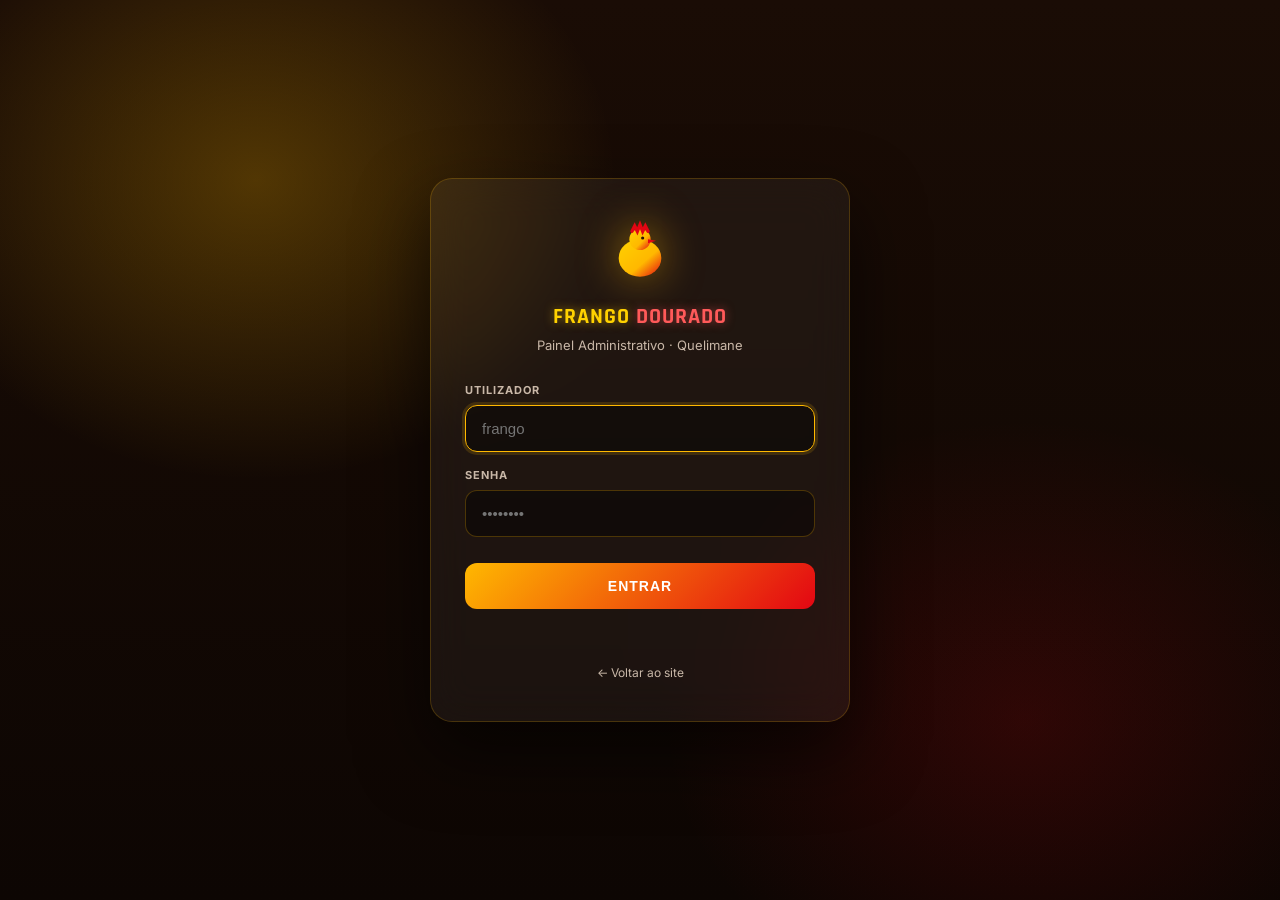
<file: login.html>
<!DOCTYPE html>
<html lang="pt">
<head>
<meta charset="UTF-8"/>
<meta name="viewport" content="width=device-width, initial-scale=1.0"/>
<title>Login — Frango Dourado</title>
<link href="https://fonts.googleapis.com/css2?family=Inter:wght@400;500;600;700;800&family=Rajdhani:wght@600;700&display=swap" rel="stylesheet">
<link rel="stylesheet" href="css/login.css"/>
</head>
<body>
<div class="login-screen">
  <div class="login-box">
    <div class="login-logo">
      <svg viewBox="0 0 60 50">
        <defs>
          <linearGradient id="lgF" x1="0" y1="0" x2="1" y2="1">
            <stop offset="0%" stop-color="#FFD200"/>
            <stop offset="60%" stop-color="#FFB800"/>
            <stop offset="100%" stop-color="#E30613"/>
          </linearGradient>
        </defs>
        <ellipse cx="30" cy="28" rx="16" ry="14" fill="url(#lgF)"/>
        <circle cx="30" cy="14" r="8" fill="url(#lgF)"/>
        <path d="M24 8 L26 4 L28 8 L30 3 L32 8 L34 4 L36 8" stroke="#E30613" stroke-width="2.5" fill="none" stroke-linecap="round"/>
        <path d="M36 14 L42 15 L36 17 Z" fill="#E30613"/>
        <circle cx="32" cy="13" r="1.2" fill="#2A1408"/>
      </svg>
    </div>
    <h1><span class="dourado">FRANGO</span> <span class="vermelho">DOURADO</span></h1>
    <p class="login-sub">Painel Administrativo · Quelimane</p>

    <form id="loginForm" autocomplete="off">
      <div class="field">
        <label>Utilizador</label>
        <input type="text" id="loginUser" placeholder="frango" autofocus/>
      </div>
      <div class="field">
        <label>Senha</label>
        <input type="password" id="loginPass" placeholder="••••••••"/>
      </div>
      <button type="submit" class="btn-login">ENTRAR</button>
      <p class="login-error" id="loginError"></p>
    </form>

    <a href="index.html" class="back-link">← Voltar ao site</a>
  </div>
</div>

<script src="js/config.js"></script>
<script src="js/login.js"></script>
</body>
</html>
</file>
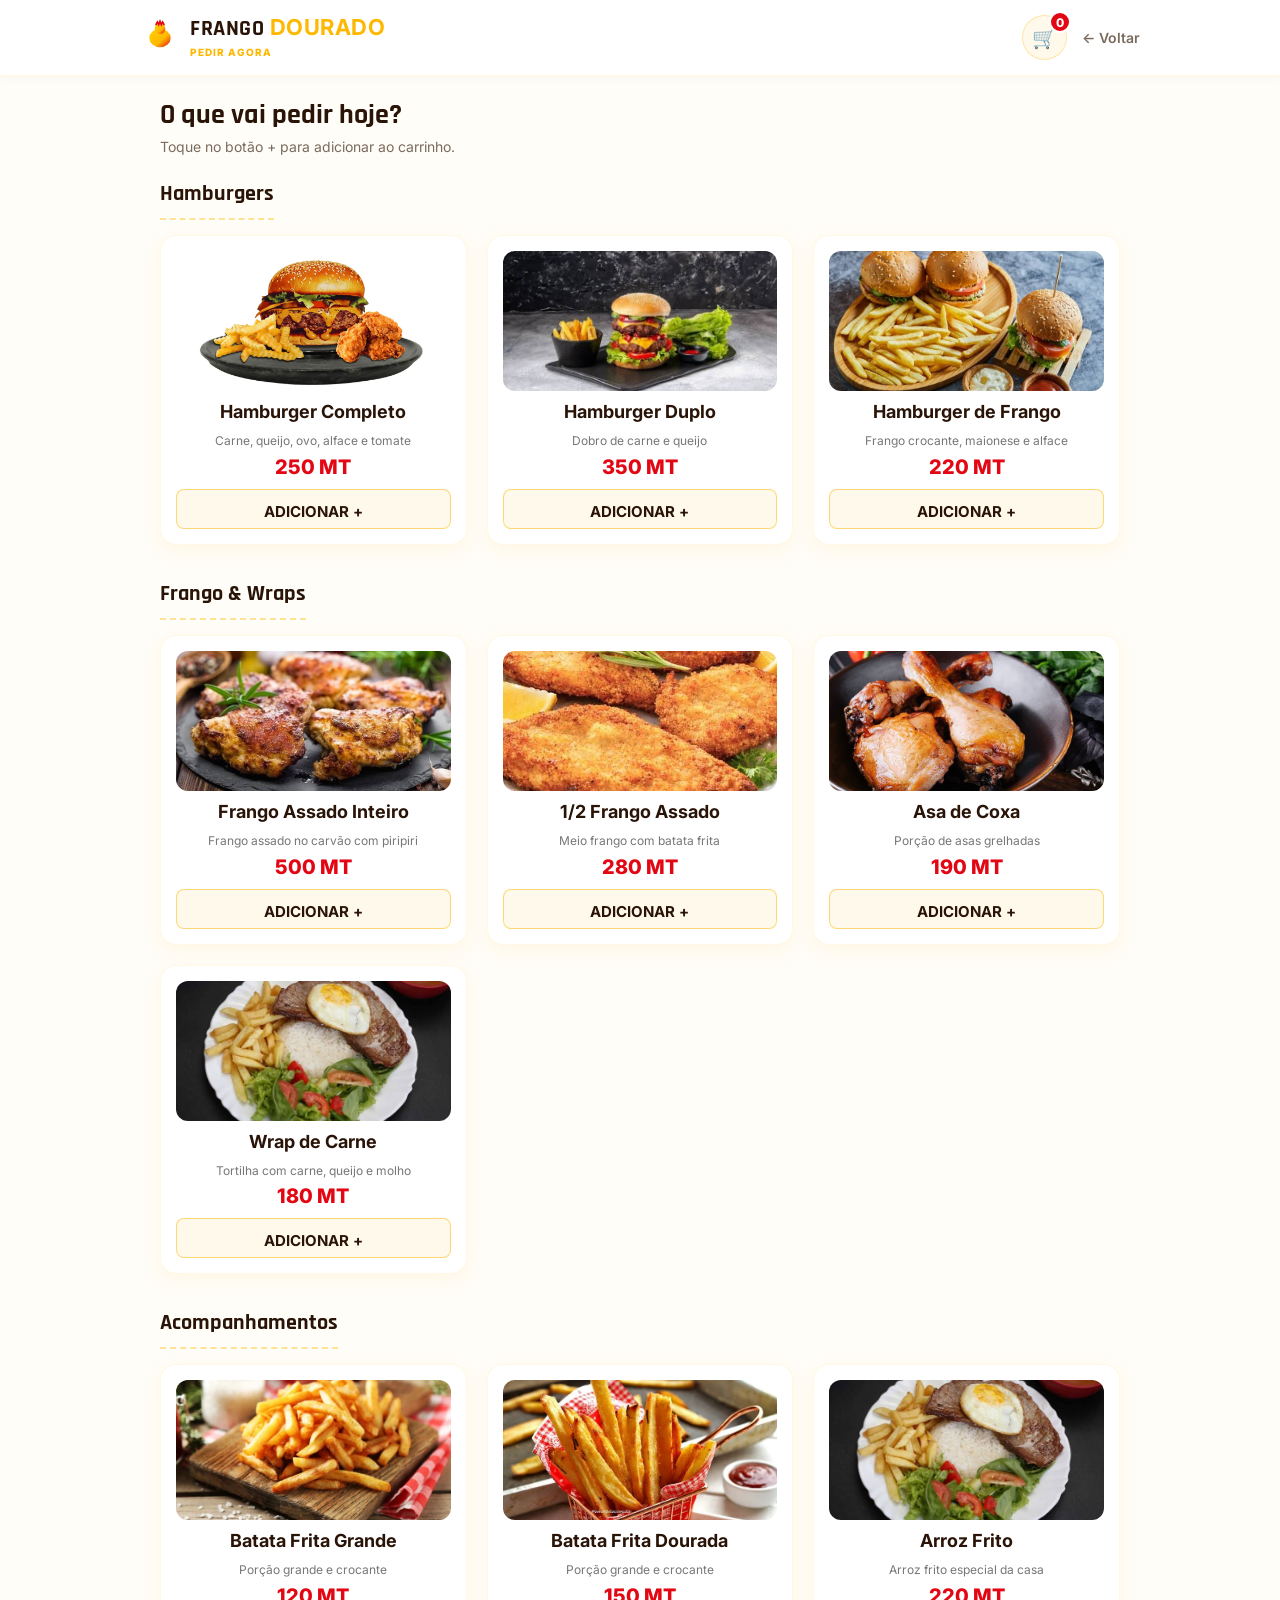
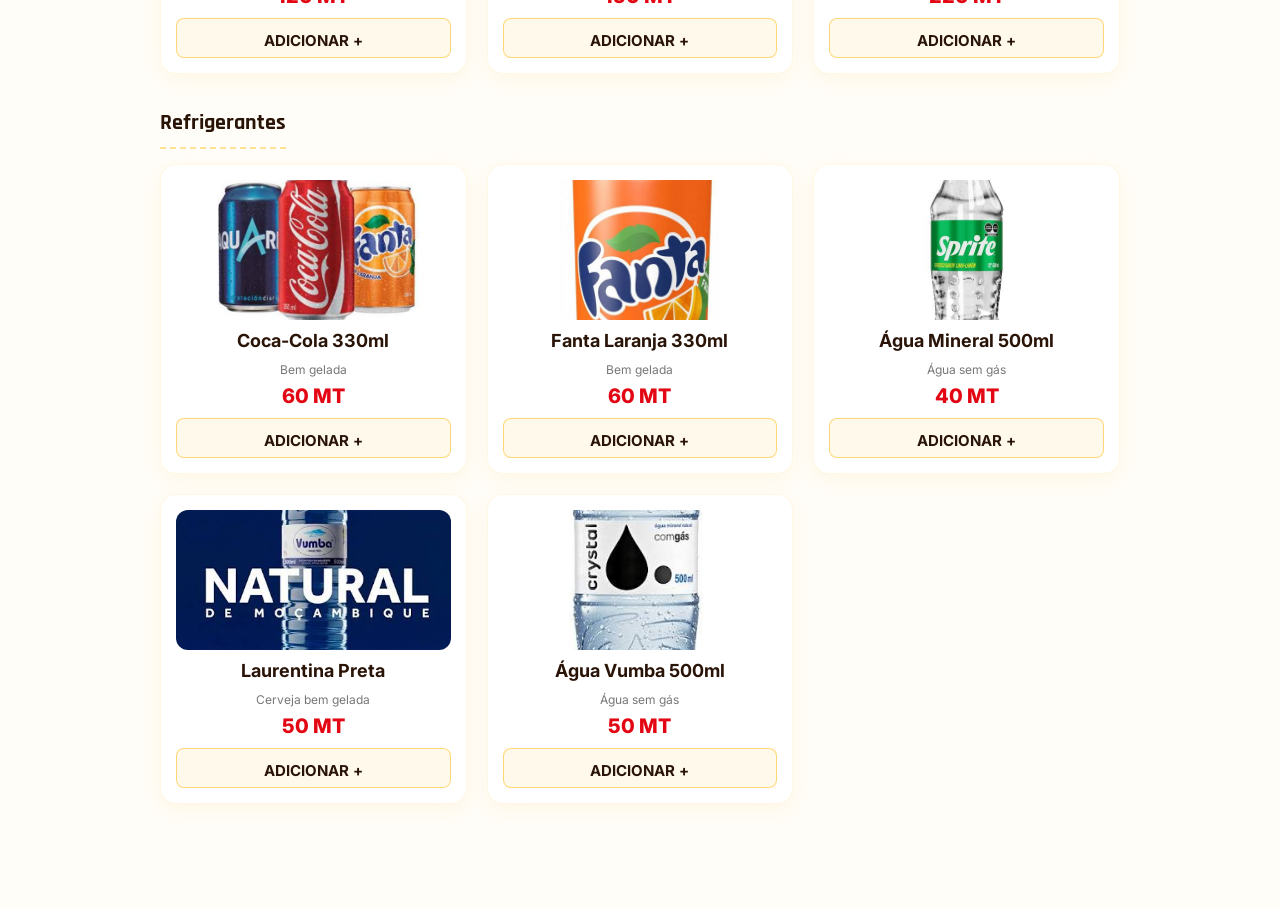
<file: pedido.html>
<!DOCTYPE html>
<html lang="pt">
<head>
<meta charset="UTF-8"/>
<meta name="viewport" content="width=device-width, initial-scale=1.0, maximum-scale=1.0, user-scalable=no, viewport-fit=cover"/>
<title>Pedir — Frango Dourado</title>
<link rel="stylesheet" href="css/pedido.css"/>
</head>
<body>

<header class="pd-header">
  <div class="pd-inner">
    <a href="index.html" class="pd-brand">
      <div class="pd-logo">
        <svg viewBox="0 0 60 50">
          <defs>
            <linearGradient id="frangoGradPed" x1="0" y1="0" x2="1" y2="1">
              <stop offset="0%" stop-color="#FFD200"/>
              <stop offset="60%" stop-color="#FFB800"/>
              <stop offset="100%" stop-color="#E30613"/>
            </linearGradient>
          </defs>
          <ellipse cx="30" cy="28" rx="16" ry="14" fill="url(#frangoGradPed)"/>
          <circle cx="30" cy="14" r="8" fill="url(#frangoGradPed)"/>
          <path d="M24 8 L26 4 L28 8 L30 3 L32 8 L34 4 L36 8" stroke="#E30613" stroke-width="2.5" fill="none" stroke-linecap="round"/>
        </svg>
      </div>
     <div class="pd-brand-text">
  <b>FRANGO <span style="color: #FFB800;">DOURADO</span></b>
  <small>PEDIR AGORA</small>
</div>
    </a>

    <div class="pd-header-actions">
      <button class="pd-cart-btn" id="pdCartBtn">
        🛒 <span class="pd-cart-badge" id="pdCartBadge">0</span>
      </button>
      <a href="index.html" class="pd-voltar">← Voltar</a>
    </div>
  </div>
</header>

<main class="pd-main">
  <div class="pd-titulo">
    <h1>O que vai pedir hoje?</h1>
    <p>Toque no botão + para adicionar ao carrinho.</p>
  </div>

  <!-- CATEGORIAS (OS IDs AQUI SÃO CRUCIAIS) -->
  <section class="pd-section">
    <h2>Hamburgers</h2>
    <div class="pd-menu-grid" id="pdCatHamburgers"></div>
  </section>

  <section class="pd-section">
    <h2> Frango & Wraps</h2>
    <div class="pd-menu-grid" id="pdCatFrango"></div>
  </section>

  <section class="pd-section">
    <h2> Acompanhamentos</h2>
    <div class="pd-menu-grid" id="pdCatAcompanhamentos"></div>
  </section>

  <section class="pd-section">
    <h2> Refrigerantes</h2>
    <div class="pd-menu-grid" id="pdCatRefrigerantes"></div>
  </section>
</main>

<!-- O MINI CARRINHO LATERAL -->
<div class="pd-cart-overlay" id="pdCartOverlay"></div>
<aside class="pd-cart-drawer" id="pdCartDrawer">
  <div class="pd-cart-head">
    <h2>O seu carrinho</h2>
    <button class="pd-cart-close" id="pdCartClose">✕</button>
  </div>
  <div class="pd-cart-body" id="pdCartBody"></div>
  <div class="pd-cart-foot">
    <div class="pd-cart-total">
      <span>Subtotal</span>
      <b id="pdCartTotal">0 MT</b>
    </div>
    <button class="pd-cart-checkout" id="pdCartCheckout" disabled>CONTINUAR →</button>
  </div>
</aside>

<script src="js/config.js"></script>
<script src="js/pedido.js"></script>
</body>
</html>
</file>
<file: css/login.css>
*{box-sizing:border-box;margin:0;padding:0}
body{
  font-family:'Inter',sans-serif;
  min-height:100vh;
  background:
    radial-gradient(600px 500px at 20% 20%,rgba(255,184,0,.25),transparent 60%),
    radial-gradient(600px 500px at 80% 80%,rgba(227,6,19,.15),transparent 60%),
    linear-gradient(180deg,#1A0C05,#0D0603);
  color:#fff;
}
.login-screen{min-height:100vh;display:flex;align-items:center;justify-content:center;padding:20px}
.login-box{
  width:min(420px,100%);padding:40px 34px;border-radius:22px;
  background:rgba(255,255,255,.05);border:1px solid rgba(255,184,0,.2);
  backdrop-filter:blur(20px);box-shadow:0 30px 70px rgba(0,0,0,.6);
  text-align:center;animation:appear .5s ease;
}
@keyframes appear{from{opacity:0;transform:translateY(20px)}to{opacity:1;transform:translateY(0)}}

.login-logo{width:80px;height:70px;margin:0 auto 14px;filter:drop-shadow(0 0 20px rgba(255,184,0,.5))}
.login-logo svg{width:100%;height:100%}

.login-box h1{font-family:'Rajdhani',sans-serif;font-size:22px;letter-spacing:1px;margin-bottom:6px;font-weight:800}
.dourado{color:#FFD200;text-shadow:0 0 10px rgba(255,210,0,.5)}
.vermelho{color:#FF5A5A;text-shadow:0 0 10px rgba(255,90,90,.5)}
.login-sub{color:#C9B8A8;font-size:13px;margin-bottom:30px}

.field{text-align:left;margin-bottom:16px}
.field label{display:block;font-size:11px;letter-spacing:1px;color:#C9B8A8;margin-bottom:8px;text-transform:uppercase;font-weight:700}
.field input{
  width:100%;padding:14px 16px;border-radius:12px;
  background:rgba(0,0,0,.4);border:1px solid rgba(255,184,0,.25);
  color:#fff;outline:none;font-size:15px;transition:.2s;
}
.field input:focus{border-color:#FFB800;box-shadow:0 0 0 3px rgba(255,184,0,.15)}

.btn-login{
  width:100%;padding:15px;border-radius:12px;font-weight:700;
  background:linear-gradient(135deg,#FFB800,#E30613);color:#fff;
  letter-spacing:1px;transition:.2s;margin-top:10px;font-size:14px;
  border:none;cursor:pointer;
}
.btn-login:hover{transform:translateY(-2px);box-shadow:0 12px 28px rgba(255,184,0,.45)}

.login-error{color:#FF5A5A;font-size:13px;margin-top:14px;min-height:18px;font-weight:600}
.back-link{display:inline-block;margin-top:24px;font-size:12px;color:#C9B8A8;text-decoration:none;transition:.2s}
.back-link:hover{color:#FFB800}
</file>
<file: css/pedido.css>
@import url('https://fonts.googleapis.com/css2?family=Inter:wght@400;500;600;700&family=Rajdhani:wght@700&display=swap');

:root {
  --cor-primaria: #E30613; /* Vermelho Frango */
  --cor-dourado: #FFB800; /* Dourado */
  --cor-dourado-claro: #FFF9EC; /* Fundo Dourado bem suave */
  --cor-texto: #2A1408; /* Marrom escuro para leitura */
  --cor-texto-leve: #7A6B5D;
  --fundo-site: #FFFDF8; /* Fundo geral creme */
  --fundo-card: #FFFFFF;
  --sombra-card: 0 6px 20px rgba(255, 184, 0, 0.08); /* Sombra levemente dourada */
  --radius-card: 16px;
}

* { box-sizing: border-box; margin: 0; padding: 0; font-family: 'Inter', sans-serif; -webkit-tap-highlight-color: transparent; }
body { background: var(--fundo-site); color: var(--cor-texto); padding-bottom: 50px; }

/* HEADER */
.pd-header { background: var(--fundo-card); padding: 15px 20px; position: sticky; top: 0; z-index: 100; box-shadow: 0 2px 10px rgba(0,0,0,0.03); border-bottom: 2px solid var(--cor-dourado-claro); }
.pd-inner { max-width: 1000px; margin: 0 auto; display: flex; justify-content: space-between; align-items: center; }
.pd-brand { display: flex; align-items: center; gap: 10px; text-decoration: none; color: inherit; }
.pd-logo svg { width: 40px; height: 40px; }
.pd-brand-text b { font-family: 'Rajdhani', sans-serif; font-size: 22px; font-weight: 700; color: var(--cor-texto); letter-spacing: 0.5px; display: block; line-height: 1; }
.pd-brand-text b span { color: var(--cor-primaria); }
.pd-brand-text small { font-size: 10px; color: var(--cor-dourado); font-weight: 800; letter-spacing: 1px; }
.pd-header-actions { display: flex; align-items: center; gap: 15px; }

/* Botão do Carrinho */
.pd-cart-btn { background: var(--cor-dourado-claro); border: 1px solid rgba(255, 184, 0, 0.3); width: 45px; height: 45px; border-radius: 50%; font-size: 20px; cursor: pointer; position: relative; display: flex; align-items: center; justify-content: center; transition: 0.2s; color: var(--cor-texto); }
.pd-cart-badge { position: absolute; top: -5px; right: -5px; background: var(--cor-primaria); color: white; font-size: 12px; font-weight: 800; width: 22px; height: 22px; border-radius: 50%; display: flex; align-items: center; justify-content: center; border: 2px solid white; }
.pd-voltar { font-size: 14px; font-weight: 600; color: var(--cor-texto-leve); text-decoration: none; }

/* MAIN */
.pd-main { max-width: 1000px; margin: 0 auto; padding: 20px; }
.pd-titulo h1 { font-family: 'Rajdhani', sans-serif; font-size: 28px; color: var(--cor-texto); margin-bottom: 5px; }
.pd-titulo p { color: var(--cor-texto-leve); font-size: 14px; margin-bottom: 25px; }

/* CATEGORIAS */
.pd-section { margin-bottom: 35px; }
.pd-section h2 { font-family: 'Rajdhani', sans-serif; font-size: 22px; color: var(--cor-texto); margin-bottom: 15px; border-bottom: 2px dashed rgba(255, 184, 0, 0.4); padding-bottom: 10px; display: inline-block; }

/* GRID RESPONSIVO */
.pd-menu-grid { 
  display: grid; 
  grid-template-columns: repeat(auto-fill, minmax(260px, 1fr)); 
  gap: 20px; 
}

/* O cartão inteiro do produto */
.pd-menu-item {
  background: var(--fundo-card);
  border-radius: var(--radius-card);
  padding: 15px;
  box-shadow: var(--sombra-card);
  border: 1px solid rgba(255, 184, 0, 0.1);
  display: flex; flex-direction: column;
  /* ⭐ ADICIONA ESTA LINHA AQUI: */
  transition: transform 0.1s ease; 
}

/* O efeito de clique no cartão inteiro */
.pd-menu-item:active {
  transform: scale(0.96); /* Encolhe 4% */
}

/* ⭐ O EFEITO DE CLIQUE DIRETO NA IMAGEM */
.pd-menu-item img {
  transition: transform 0.1s ease;
}

.pd-menu-item img:active {
  transform: scale(0.92); /* A imagem encolhe um pouco mais para dar aquele efeito do clique */
  filter: brightness(0.9); /* Dá uma leve escurecida, como se a luz baixasse */
}

.pd-mi-info { text-align: center; flex-grow: 1; display: flex; flex-direction: column; }
.pd-mi-info b { font-size: 18px; color: var(--cor-texto); margin-bottom: 6px; }
.pd-mi-info small { font-size: 13px; color: var(--cor-texto-leve); margin-bottom: 15px; line-height: 1.4; }
.pd-mi-preco { font-size: 20px; color: var(--cor-primaria); font-weight: 800; margin-top: auto; }

/* BOTÃO ADICIONAR RESPONSIVO */
.pd-mi-btn { 
  width: 100%; 
  background: var(--cor-dourado-claro); 
  color: var(--cor-texto); 
  border: 1px solid rgba(255, 184, 0, 0.5); 
  padding: 12px; 
  border-radius: 10px; 
  font-size: 15px; 
  font-weight: 700; 
  cursor: pointer; 
  margin-top: 15px; 
  transition: 0.2s; 
}
.pd-mi-btn:hover { background: var(--cor-dourado); color: var(--cor-texto); }
.pd-mi-btn:active { transform: scale(0.96); }

/* CARRINHO LATERAL */
.pd-cart-overlay { display: none; position: fixed; inset: 0; background: rgba(0,0,0,0.5); backdrop-filter: blur(3px); z-index: 200; }
.pd-cart-overlay.active { display: block; }
.pd-cart-drawer { position: fixed; top: 0; right: -100%; width: 100%; max-width: 400px; height: 100vh; background: var(--fundo-card); z-index: 201; display: flex; flex-direction: column; transition: right 0.3s ease; box-shadow: -5px 0 25px rgba(0,0,0,0.1); }
.pd-cart-drawer.open { right: 0; }
.pd-cart-head { padding: 20px; border-bottom: 1px solid var(--cor-dourado-claro); display: flex; justify-content: space-between; align-items: center; }
.pd-cart-head h2 { font-family: 'Rajdhani', sans-serif; font-size: 22px; }
.pd-cart-close { background: var(--cor-dourado-claro); border: none; width: 35px; height: 35px; border-radius: 50%; font-size: 16px; cursor: pointer; }
.pd-cart-body { flex: 1; overflow-y: auto; padding: 20px; }

.pd-cart-item { display: flex; align-items: center; gap: 15px; padding: 15px 0; border-bottom: 1px solid #eee; }
.pd-cart-item-icon { font-size: 30px; width: 50px; height: 50px; background: var(--cor-dourado-claro); border-radius: 12px; display: flex; align-items: center; justify-content: center; }
.pd-cart-item-info { flex: 1; }
.pd-cart-item-info b { font-size: 15px; display: block; margin-bottom: 3px; }
.pd-cart-item-info small { font-size: 13px; color: var(--cor-primaria); font-weight: 700; }
.pd-cart-item-qty { display: flex; align-items: center; gap: 10px; background: #f8f8f8; padding: 5px; border-radius: 20px; }
.pd-cart-item-qty button { width: 28px; height: 28px; border-radius: 50%; border: none; background: white; font-weight: 700; cursor: pointer; box-shadow: 0 2px 5px rgba(0,0,0,0.1); }
.pd-cart-item-qty span { font-weight: 700; font-size: 14px; min-width: 15px; text-align: center; }

.pd-cart-foot { 
  padding: 20px; 
  border-top: 1px solid #eee; 
  background: var(--fundo-card); 
  padding-bottom: calc(20px + env(safe-area-inset-bottom)); /* Protege a barra do iPhone/Android */
  position: sticky;
  bottom: 0;
  z-index: 10;
}
.pd-cart-total { display: flex; justify-content: space-between; align-items: center; margin-bottom: 20px; }
.pd-cart-total span { font-size: 16px; color: var(--cor-texto-leve); font-weight: 600; }
.pd-cart-total b { font-family: 'Rajdhani', sans-serif; font-size: 28px; color: var(--cor-primaria); }
.pd-cart-checkout { 
  display: block; 
  width: 100%; 
  background: var(--cor-primaria); 
  color: white; 
  text-align: center; 
  padding: 16px; /* Ajustei de 18px para 16px */
  border-radius: 14px; 
  font-weight: 800; 
  font-size: 16px; 
  text-decoration: none; 
  border: none; 
  cursor: pointer; 
  box-shadow: 0 4px 15px rgba(227, 6, 19, 0.3); 
  margin-bottom: 5px; /* Dá um pequeno espaço no fundo */
}
.pd-cart-checkout:disabled { 
  background: #ccc; 
  box-shadow: none; 
  cursor: not-allowed; 
}
/* ==========================================
   ANIMAÇÃO DO CARRINHO (ZOOM)
   ========================================== */
@keyframes pulseCart {
  0% { transform: scale(1); }
  50% { transform: scale(1.25); background: #FFD54F; box-shadow: 0 0 8px rgba(255, 213, 79, 0.5); } /* ⭐ Encolhi o pulo e suavizei o dourado */
  100% { transform: scale(1); }
}

.pd-cart-badge.animate {
  animation: pulseCart 1.5s ease-in-out;
}
</file>
